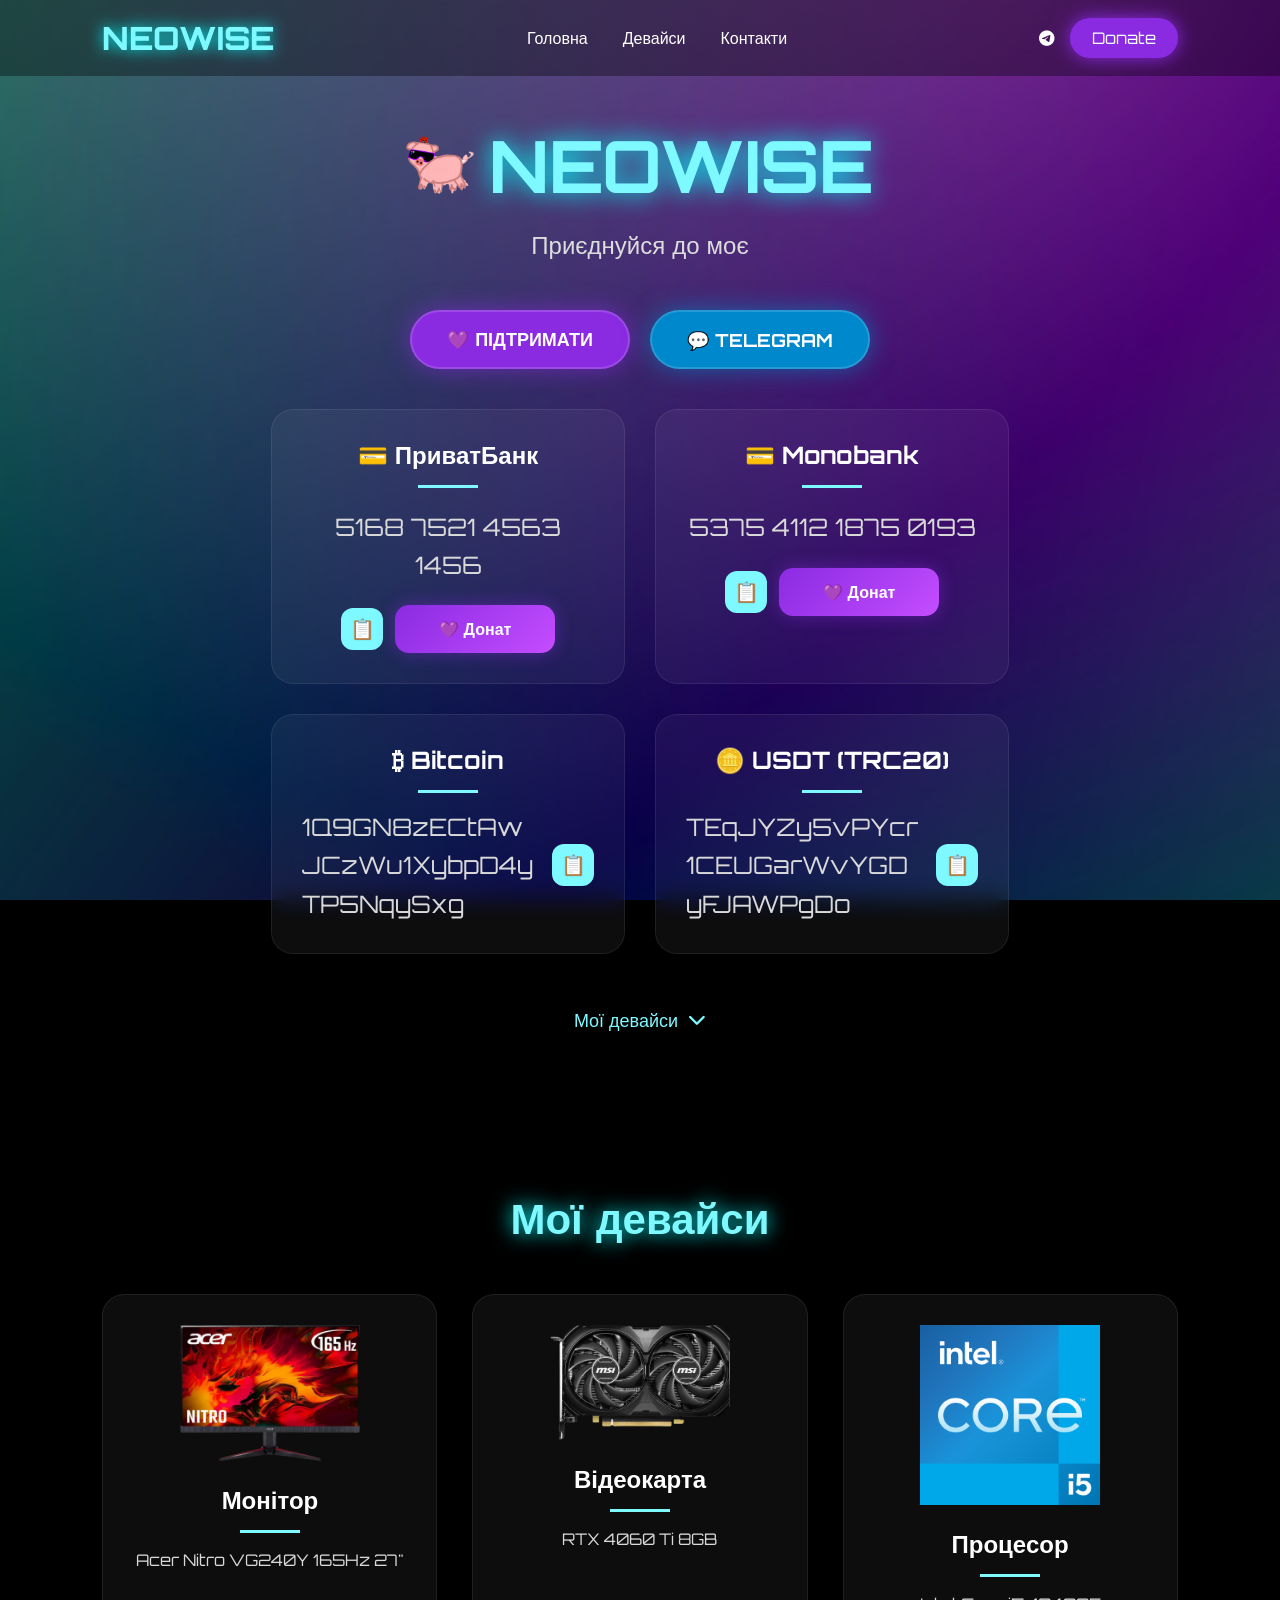
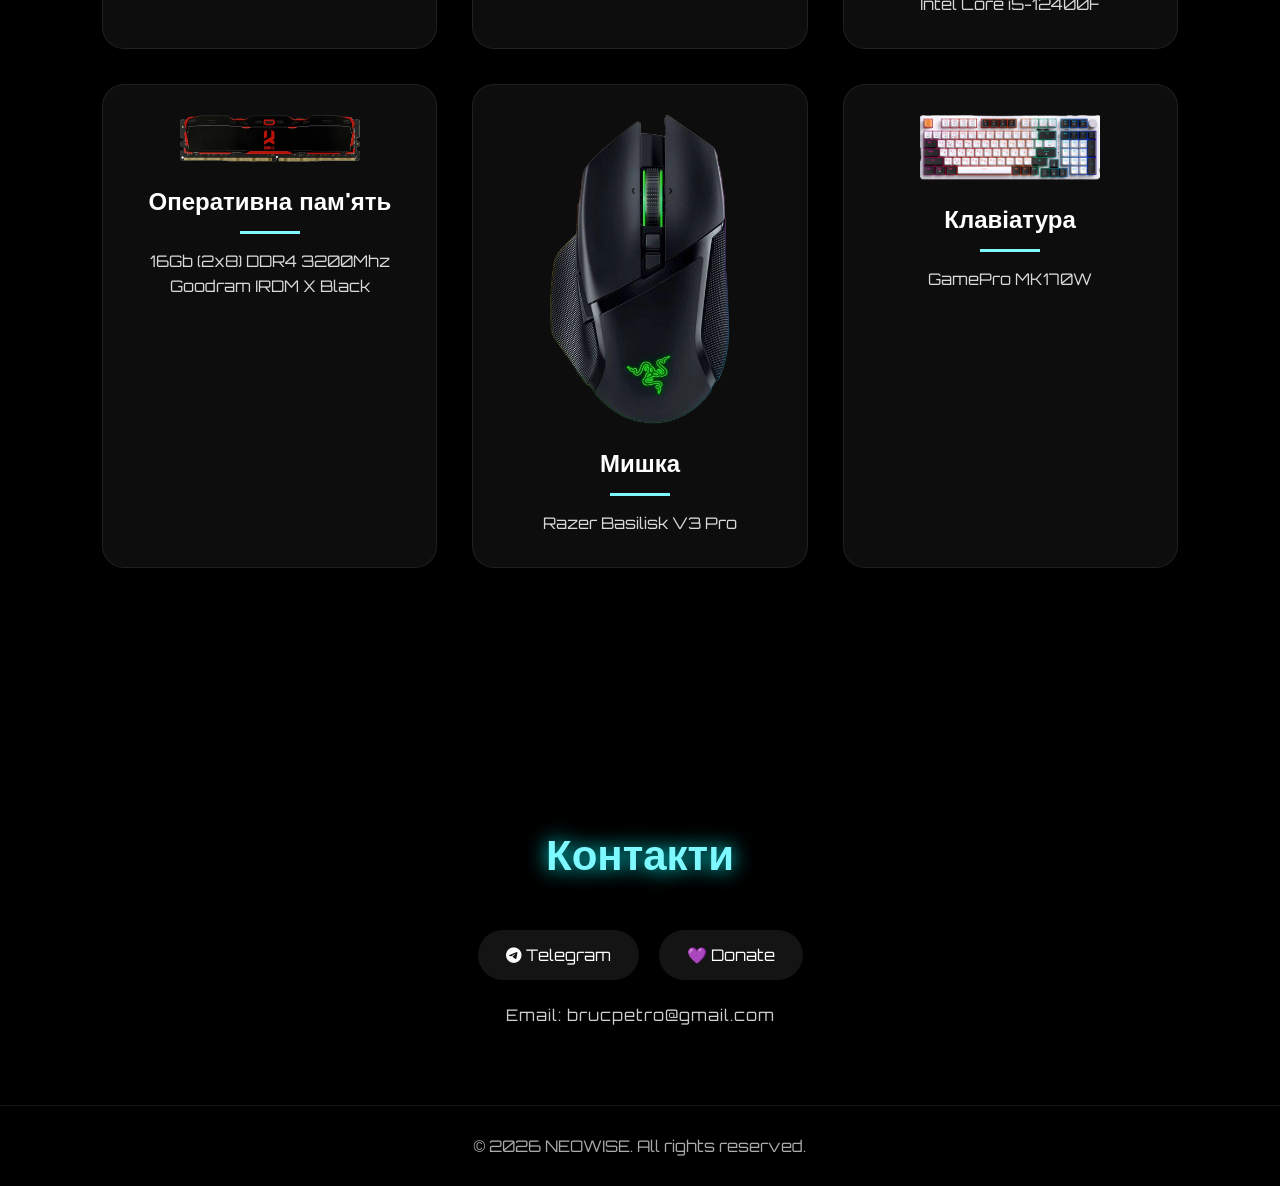
<file: index.html>
<!DOCTYPE html>
<html lang="uk">
<head>
    <meta charset="UTF-8">
    <meta name="viewport" content="width=device-width, initial-scale=1.0">
    <title>NEOWISE</title>

    <link rel="stylesheet" href="style.css">

    <link href="https://fonts.googleapis.com/css2?family=Orbitron:wght@400;500;600;700;800&display=swap" rel="stylesheet">

    <link rel="stylesheet"
          href="https://cdnjs.cloudflare.com/ajax/libs/font-awesome/6.7.1/css/all.min.css">
</head>

<body>

<div class="background"></div>

<header>

<nav>

<div class="logo">
NEOWISE
</div>

<div class="menu-toggle">
<span></span>
<span></span>
<span></span>
</div>

<ul>

<li><a href="#home">Головна</a></li>
<li><a href="#setup">Девайси</a></li>
<li><a href="#contacts">Контакти</a></li>

</ul>

<div class="social">

<a href="https://t.me/+gE0bKfPRIRFiYmMy" target="_blank">
<i class="fab fa-telegram"></i>
</a>

<a href="https://donatello.to/PetroRezerv"
class="donate"
target="_blank">
Donate
</a>

</div>

</nav>

<section id="home" class="hero">

<div class="hero-content">

<h1 id="typing-title" class="hero-title">
    <img src="images/logo.png" alt="Logo">
    <span>NEOWISE</span>
</h1>

<p id="typing-text">
Приєднуйся до моєї спільноти
</p>

<div class="hero-buttons">

<a href="https://donatello.to/PetroRezerv"
class="hero-btn donate-btn"
target="_blank">

💜 ПІДТРИМАТИ

</a>

<a href="https://t.me/+gE0bKfPRIRFiYmMy"
class="hero-btn telegram-btn"
target="_blank">

💬 TELEGRAM

</a>

</div>
<div class="donate-grid">

<div class="card">
    <h2>💳 ПриватБанк</h2>
    <span></span>

    <p id="privat">5168 7521 4563 1456</p>

    <div class="card-buttons">
        <button class="copy-btn" onclick="copyText('privat')">📋</button>

        <a class="donate-link"
           href="https://www.privat24.ua/send/4krag"
           target="_blank">
           💜 Донат
        </a>
    </div>

</div>

<div class="card">
    <h2>💳 Monobank</h2>
    <span></span>

    <p id="mono">5375 4112 1875 0193</p>

    <div class="card-buttons">
        <button class="copy-btn" onclick="copyText('mono')">📋</button>

        <a class="donate-link"
           href="https://send.monobank.ua/jar/4xz2Lmiyac"
           target="_blank">
           💜 Донат
        </a>
    </div>

</div>

<div class="card">
    <h2>₿ Bitcoin</h2>
    <span></span>

    <div class="copy-line">
        <p id="btc" class="wallet">1Q9GN8zECtAwJCzWu1XybpD4yTP5NqySxg</p>
        <button class="copy-btn" onclick="copyText('btc')">📋</button>
    </div>
</div>

<div class="card">
    <h2>🪙 USDT (TRC20)</h2>
    <span></span>

    <div class="copy-line">
        <p id="trc" class="wallet">TEqJYZy5vPYcr1CEUGarWvYGDyFJAWPgDo</p>
        <button class="copy-btn" onclick="copyText('trc')">📋</button>
    </div>
</div>

</div>
<a href="#setup" class="scroll-down">

Мої девайси

<i class="fa-solid fa-chevron-down"></i>

</a>

</div>

</section>

</header>
<section id="setup">

<h2 class="section-title">
Мої девайси
</h2>

<div class="grid">

<div class="card">
<img src="images/monitor.png" alt="Монітор">
<h2>Монітор</h2>
<span></span>
<p>Acer Nitro VG240Y 165Hz 27"</p>
</div>

<div class="card">
<img src="images/videocarta.png" alt="Відеокарта">
<h2>Відеокарта</h2>
<span></span>
<p>RTX 4060 Ti 8GB</p>
</div>

<div class="card">
<img src="images/cpu.png" alt="Процесор">
<h2>Процесор</h2>
<span></span>
<p>Intel Core i5-12400F</p>
</div>

<div class="card">
<img src="images/ram.png" alt="Оперативна пам'ять">
<h2>Оперативна пам'ять</h2>
<span></span>
<p>16Gb (2x8) DDR4 3200Mhz Goodram IRDM X Black</p>
</div>

<div class="card">
<img src="images/mouse.png" alt="Мишка">
<h2>Мишка</h2>
<span></span>
<p>Razer Basilisk V3 Pro</p>
</div>

<div class="card">
<img src="images/keyboard.png" alt="Клавіатура">
<h2>Клавіатура</h2>
<span></span>
<p>GamePro MK170W</p>
</div>

</div>

</section>

<section id="contacts">

<h2 class="section-title">
Контакти
</h2>

<div class="contacts">

<a href="https://t.me/+gE0bKfPRIRFiYmMy" target="_blank">
<i class="fab fa-telegram"></i>
Telegram
</a>

<a href="https://donatello.to/PetroRezerv" target="_blank">
💜 Donate
</a>

</div>
<p class="email-text">
    Email: brucpetro@gmail.com
</p>
</section>

<footer>

<p>
© 2026 NEOWISE. All rights reserved.
</p>

</footer>

<script src="script.js"></script>

</body>
</html>
</file>
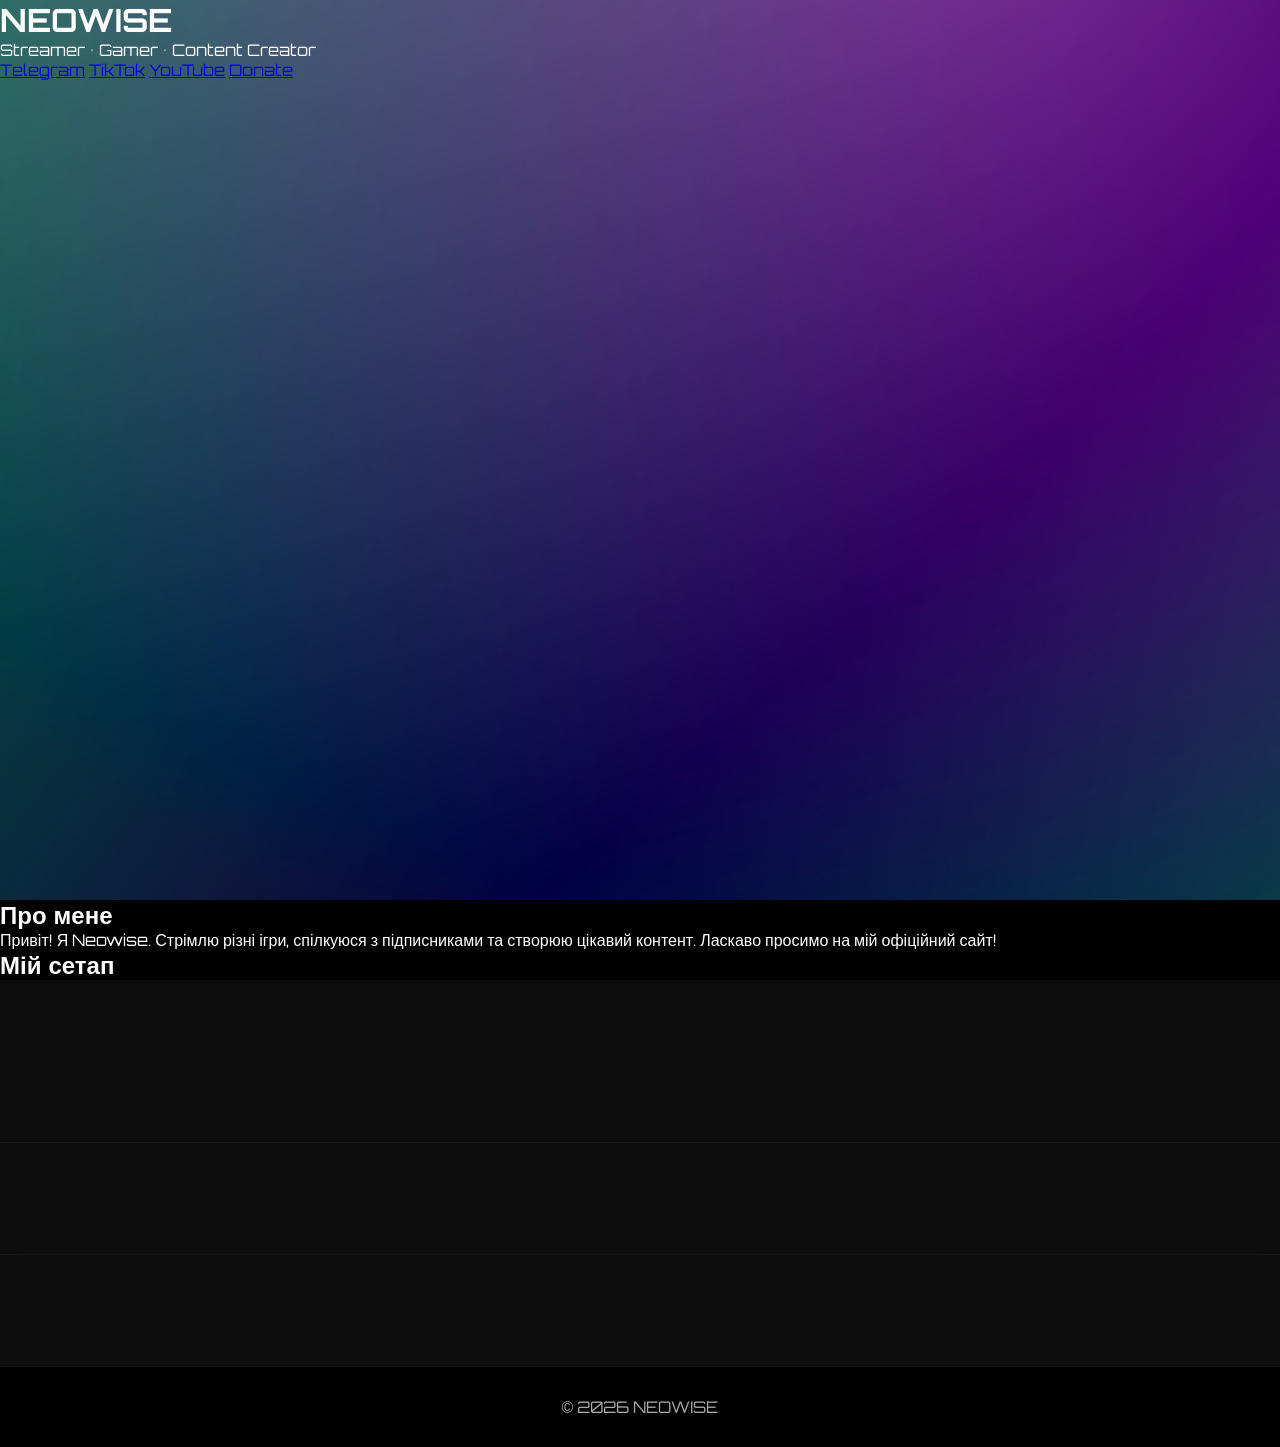
<file: index_old.html>
<!DOCTYPE html>
<html lang="uk">
<head>
    <meta charset="UTF-8">
    <meta name="viewport" content="width=device-width, initial-scale=1.0">
    <title>Neowise</title>

    <link rel="stylesheet" href="style.css">

    <link href="https://fonts.googleapis.com/css2?family=Orbitron:wght@400;700;900&display=swap" rel="stylesheet">
</head>
<body>

<div class="background"></div>

<header>
    <h1>NEOWISE</h1>
    <p>Streamer • Gamer • Content Creator</p>

    <div class="buttons">
        <a href="#" target="_blank">Telegram</a>
        <a href="#" target="_blank">TikTok</a>
        <a href="#" target="_blank">YouTube</a>
        <a href="#" target="_blank">Donate</a>
    </div>
</header>

<section class="about">
    <h2>Про мене</h2>

    <p>
        Привіт! Я Neowise.
        Стрімлю різні ігри, спілкуюся з підписниками та створюю цікавий контент.
        Ласкаво просимо на мій офіційний сайт!
    </p>
</section>

<section class="setup">

<h2>Мій сетап</h2>

<div class="card">
<h3>ПК</h3>
<p>RTX 4060 Ti 8GB</p>
<p>Intel Core i5-12400F</p>
<p>8GB DDR4</p>
</div>

<div class="card">
<h3>Телефон</h3>
<p>Samsung Galaxy S23 Ultra</p>
</div>
<div class="card">
<h3>Консоль</h3>
<p>SONY Playstation 5 Slim 1TB</p>
</div>
</section>

<footer>

<p>© 2026 NEOWISE</p>

</footer>

<script src="script.js"></script>

</body>
</html>
</file>
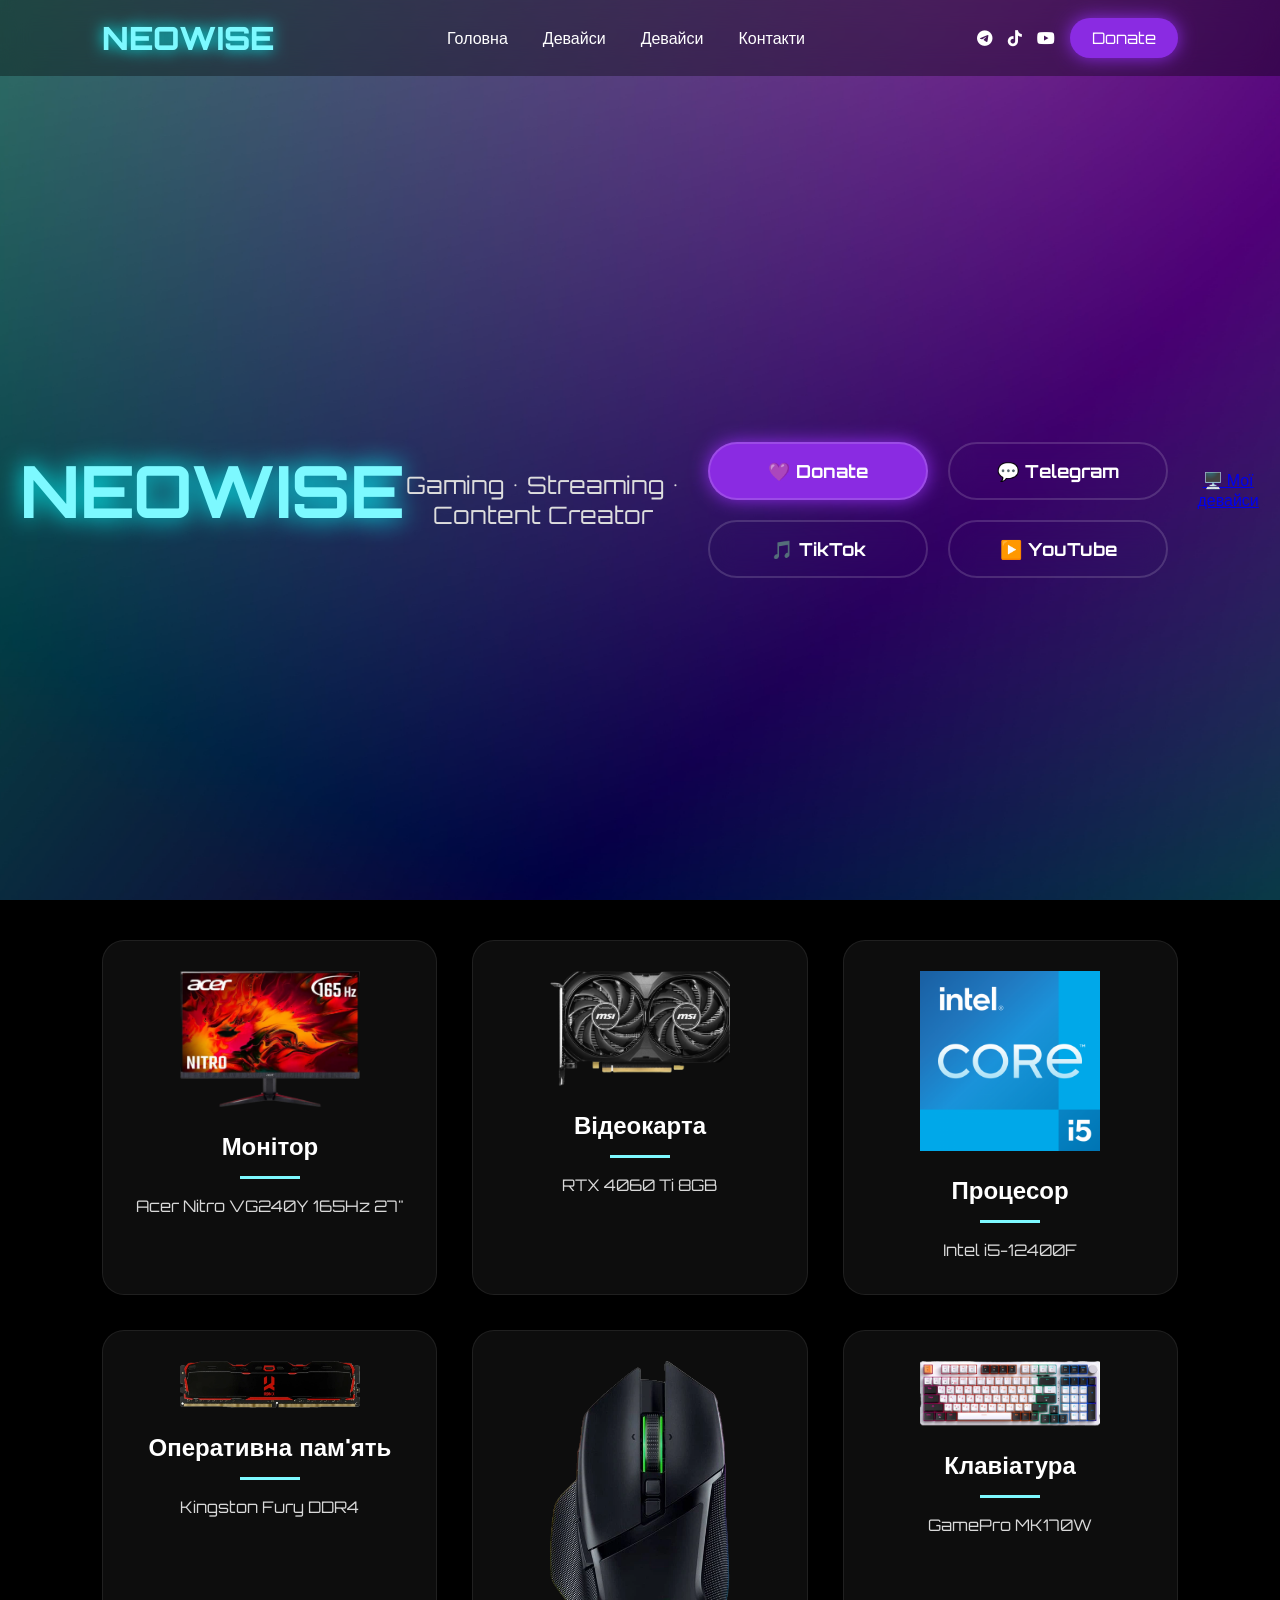
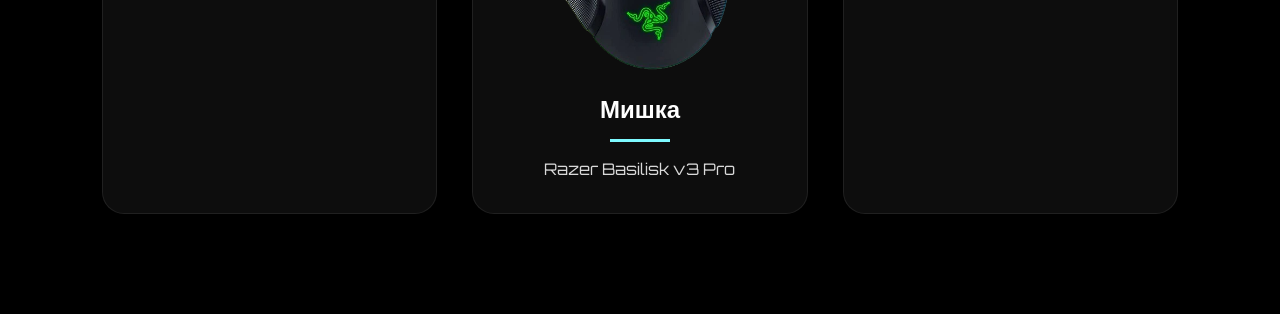
<file: indexold2.html>
<!DOCTYPE html>
<html lang="uk">
<head>
    <meta charset="UTF-8">
    <meta name="viewport" content="width=device-width, initial-scale=1.0">
    <title>Neowise</title>

    <link rel="stylesheet" href="style.css">

    <link href="https://fonts.googleapis.com/css2?family=Orbitron:wght@400;600;700;800&display=swap" rel="stylesheet">

    <link rel="stylesheet"
    href="https://cdnjs.cloudflare.com/ajax/libs/font-awesome/6.6.0/css/all.min.css">
</head>

<body>

<div class="background"></div>

<header>

<nav>

<div class="logo">
NEOWISE
</div>
<div class="menu-toggle">
    <span></span>
    <span></span>
    <span></span>
</div>
<ul>

<li><a href="#home">Головна</a></li>
<li><a href="#about">Девайси</a></li>
<li><a href="#setup">Девайси</a></li>
<li><a href="#contacts">Контакти</a></li>

</ul>

<div class="social">

<a href="#"><i class="fab fa-telegram"></i></a>

<a href="#"><i class="fab fa-tiktok"></i></a>

<a href="#"><i class="fab fa-youtube"></i></a>

<a href="#" class="donate">Donate</a>

</div>

</nav>

<div class="hero">

<h1>NEOWISE</h1>

<p>
Gaming • Streaming • Content Creator
</p>

<div class="hero-buttons">

<a href="ТУТ_ПОСИЛАННЯ_НА_ДОНАТ" class="hero-btn donate">
💜 Donate
</a>

<a href="ТУТ_ПОСИЛАННЯ_НА_TELEGRAM" class="hero-btn">
💬 Telegram
</a>

<a href="ТУТ_ПОСИЛАННЯ_НА_TIKTOK" class="hero-btn">
🎵 TikTok
</a>

<a href="ТУТ_ПОСИЛАННЯ_НА_YOUTUBE" class="hero-btn">
▶️ YouTube
</a>

</div>

<a href="#setup" class="scroll-btn">
🖥️ Мої девайси
</a>

</div>

</header>

<section id="setup">

<div class="grid">

<div class="card">
<img src="images/monitor.png">
<h2>Монітор</h2>
<span></span>
<p>Acer Nitro VG240Y 165Hz 27"</p>
</div>

<div class="card">
<img src="images/videocarta.png" alt="Відеокарта">
<h2>Відеокарта</h2>
    <span></span>
<p>RTX 4060 Ti 8GB</p>
</div>

<div class="card">
<img src="images/cpu.png">
<h2>Процесор</h2>
    <span></span>
<p>Intel i5-12400F</p>
</div>

<div class="card">
<img src="images/ram.png">
<h2>Оперативна пам'ять</h2>
    <span></span>
<p>Kingston Fury DDR4</p>
</div>

<div class="card">
<img src="images/mouse.png">
<h2>Мишка</h2>
    <span></span>
<p>Razer Basilisk v3 Pro</p>
</div>

<div class="card">
<img src="images/keyboard.png">
<h2>Клавіатура</h2>
    <span></span>
<p>GamePro MK170W</p>
</div>

</div>

</section>

<script src="script.js"></script>

</body>
</html>
</file>
<file: style.css>
*{
    margin:0;
    padding:0;
    box-sizing:border-box;
}

html{
    scroll-behavior:smooth;
}

body{
    font-family:'Orbitron',sans-serif;
    color:#fff;
    background:#000;
    overflow-x:hidden;
}

.background{
    position:fixed;
    inset:0;
    background:url("background.jpg") center center/cover no-repeat;
    z-index:-2;
    animation:bgMove 35s linear infinite;
}

.background::after{
    content:"";
    position:absolute;
    inset:0;
    background:rgba(0,0,0,.20);
}

@keyframes bgMove{
    0%{transform:scale(1);}
    50%{transform:scale(1.08);}
    100%{transform:scale(1);}
}

header{
    min-height:100vh;
    display:flex;
    flex-direction:column;
}

nav{
    position:fixed;
    top:0;
    left:0;
    width:100%;
    display:flex;
    justify-content:space-between;
    align-items:center;
    padding:18px 8%;
    backdrop-filter:blur(14px);
    background:rgba(0,0,0,.35);
    z-index:1000;
}

.logo{
    font-size:32px;
    font-weight:800;
    color:#7df9ff;
    text-shadow:0 0 15px #00ffff;
}

nav ul{
    display:flex;
    list-style:none;
    gap:35px;
}

nav ul li a{
    color:white;
    text-decoration:none;
    transition:.3s;
}

nav ul li a:hover{
    color:#7df9ff;
}

.social{
    display:flex;
    align-items:center;
    gap:15px;
}

.social a{
    color:white;
    text-decoration:none;
    transition:.3s;
}

.social a:hover{
    color:#00ffff;
}

.donate{
    padding:10px 22px;
    border-radius:30px;
    background:#8a2be2;
    color:white;
    text-decoration:none;
    box-shadow:0 0 18px #8a2be2;
}

.hero{
    min-height:100vh;
    display:flex;
    justify-content:center;
    align-items:center;
    text-align:center;
    padding:120px 20px 40px;
}

.hero-content{
    max-width:900px;
}

.hero h1{
    font-size:72px;
    color:#7df9ff;
    text-shadow:0 0 25px cyan;
}
.hero-title{
    display:flex;
    justify-content:center;
    align-items:center;
    gap:15px;
}

.hero-title img{
    height:0.8em;
    width:auto;
}

.hero-title span{
    display:inline-block;
}
.hero p{
    margin-top:20px;
    font-size:24px;
    color:#ddd;
    min-height:40px;
}
.hero-buttons{
    display:flex;
    justify-content:center;
    gap:20px;
    margin-top:40px;
    flex-wrap:wrap;
}

.hero-btn{
    display:inline-flex;
    align-items:center;
    justify-content:center;
    min-width:220px;
    padding:16px 34px;
    border-radius:50px;
    text-decoration:none;
    color:#fff;
    font-size:18px;
    font-weight:700;
    transition:.35s;
    border:2px solid rgba(255,255,255,.15);
    backdrop-filter:blur(12px);
}

.donate-btn{
    background:#8a2be2;
    box-shadow:0 0 25px rgba(138,43,226,.6);
}

.telegram-btn{
    background:#0088cc;
    box-shadow:0 0 25px rgba(0,136,204,.6);
}

.hero-btn:hover{
    transform:translateY(-5px) scale(1.04);
}

.scroll-down{
    display:inline-flex;
    align-items:center;
    gap:10px;
    margin-top:55px;
    color:#7df9ff;
    text-decoration:none;
    font-size:18px;
}

.section-title{
    text-align:center;
    font-size:42px;
    color:#7df9ff;
    margin:80px 0 50px;
    text-shadow:0 0 20px cyan;
}

#setup{
    padding:40px 8% 100px;
}

.grid{
    display:grid;
    grid-template-columns:repeat(auto-fit,minmax(280px,1fr));
    gap:35px;
}

.card{
    background:rgba(255,255,255,.05);
    border:1px solid rgba(255,255,255,.08);
    border-radius:22px;
    padding:30px;
    text-align:center;
    backdrop-filter:blur(12px);
    transition:.35s;
}

.card{
    transition: transform .45s ease, box-shadow .45s ease;
    transform-style: preserve-3d;
}

.card:hover{
    transform: perspective(1000px)
               rotateX(6deg)
               rotateY(-6deg)
               translateY(-12px)
               scale(1.03);

    box-shadow:
        0 20px 45px rgba(0,255,255,.25),
        0 0 25px rgba(0,255,255,.18);
}
.card img{
    width:180px;
    max-width:100%;
    height:auto;
    margin-bottom:20px;
    object-fit:contain;
    transition:transform .45s ease;
}

.card:hover img{
    transform:scale(1.12) rotate(-3deg);
}
.card h2{
    margin-bottom:10px;
    color:#fff;
}

.card span{
    display:block;
    width:60px;
    height:3px;
    margin:15px auto;
    background:#7df9ff;
}

.card p{
    color:#d9d9d9;
    line-height:1.6;
}

#contacts{
    padding:80px 20px;
    text-align:center;
}

.contacts{
    display:flex;
    justify-content:center;
    gap:20px;
    flex-wrap:wrap;
}

.contacts a{
    color:white;
    text-decoration:none;
    padding:15px 28px;
    border-radius:40px;
    background:rgba(255,255,255,.08);
    transition:.3s;
}

.contacts a:hover{
    background:#7df9ff;
    color:#000;
}

footer{
    text-align:center;
    padding:30px;
    color:#aaa;
    border-top:1px solid rgba(255,255,255,.08);
}
/* ---------- BURGER ---------- */

.menu-toggle{
    display:none;
    flex-direction:column;
    gap:6px;
    cursor:pointer;
}

.menu-toggle span{
    width:30px;
    height:3px;
    background:#fff;
    border-radius:10px;
    transition:.3s;
}

/* ---------- MOBILE ---------- */

@media (max-width:900px){

nav{
    padding:18px 25px;
}

.menu-toggle{
    display:flex;
}

nav ul{
    position:absolute;
    top:80px;
    left:0;
    width:100%;
    background:rgba(0,0,0,.95);
    backdrop-filter:blur(20px);

    display:flex;
    flex-direction:column;
    align-items:center;

    gap:25px;

    padding:35px 0;

    transform:translateY(-150%);
    opacity:0;
    visibility:hidden;

    transition:.35s;
}

nav ul.active{
    transform:translateY(0);
    opacity:1;
    visibility:visible;
}

.social{
    display:none;
}

.logo{
    font-size:28px;
}

.hero h1{
    font-size:48px;
}

.hero p{
    font-size:20px;
}

.hero-buttons{
    flex-direction:column;
    align-items:center;
}

.hero-btn{
    width:100%;
    max-width:320px;
}

.section-title{
    font-size:34px;
}

.grid{
    grid-template-columns:1fr;
}

.card{
    padding:25px;
}

.card img{
    width:150px;
}

.contacts{
    flex-direction:column;
    align-items:center;
}

.contacts a{
    width:280px;
    justify-content:center;
}

}

/* ---------- SMALL PHONES ---------- */

@media (max-width:480px){

.hero{
    padding:110px 18px 40px;
}

.hero h1{
    font-size:38px;
}

.hero p{
    font-size:18px;
}

.hero-btn{
    font-size:16px;
    padding:15px 22px;
}

.logo{
    font-size:24px;
}

.section-title{
    font-size:28px;
}

.card h2{
    font-size:22px;
}

.card p{
    font-size:15px;
}

}
.hidden-card{
    opacity:0;
    transform:translateY(40px);
    transition:opacity .7s ease, transform .7s ease;
}

.show-card{
    opacity:1;
    transform:translateY(0);
}
.email-text{
    margin-top:25px;
    text-align:center;
    color:#cfcfcf;
    font-size:16px;
    letter-spacing:1px;
}
.hero-text{
    max-width:700px;
    width:90%;
    margin:35px auto 0;
    text-align:center;
    color:#d8d8d8;
    font-size:18px;
    line-height:1.8;
    word-break:break-all;
}
/* Для довгих криптоадрес */
.btc,
.trc{
    font-size:14px;
    word-break:break-all;
}

@media (max-width:480px){
    .btc,
    .trc{
        font-size:10px;
    }
}
.donate-grid{
    display:grid;
    grid-template-columns:repeat(auto-fit,minmax(280px,1fr));
    gap:30px;
    margin-top:40px;
}

.copy-line{
    display:flex;
    align-items:center;
    justify-content:space-between;
    gap:15px;
}

.copy-line p{
    margin:0;
    text-align:left;
    flex:1;
}

.wallet{
    font-size:13px;
    word-break:break-all;
}

.copy-btn{
    width:42px;
    height:42px;
    border:none;
    border-radius:12px;
    background:#7df9ff;
    color:#000;
    font-size:20px;
    cursor:pointer;
    transition:.3s;
    flex-shrink:0;
}

.copy-btn:hover{
    transform:scale(1.1);
    box-shadow:0 0 20px #7df9ff;
}

@media (max-width:480px){

.copy-line{
    gap:10px;
}

.wallet{
    font-size:11px;
}

.copy-btn{
    width:36px;
    height:36px;
    font-size:17px;
}

}
.card-buttons{
    display:flex;
    justify-content:center;
    align-items:center;
    gap:12px;
    margin-top:20px;
}

.donate-link{
    display:flex;
    justify-content:center;
    align-items:center;
    width:160px;
    height:48px;
    background:linear-gradient(135deg,#8a2be2,#c54dff);
    color:#fff;
    text-decoration:none;
    border-radius:14px;
    font-weight:700;
    font-size:16px;
    box-shadow:0 0 18px rgba(138,43,226,.45);
    transition:.3s;
}

.donate-link:hover{
    transform:translateY(-3px) scale(1.05);
    box-shadow:0 0 30px rgba(138,43,226,.8);
}
</file>
